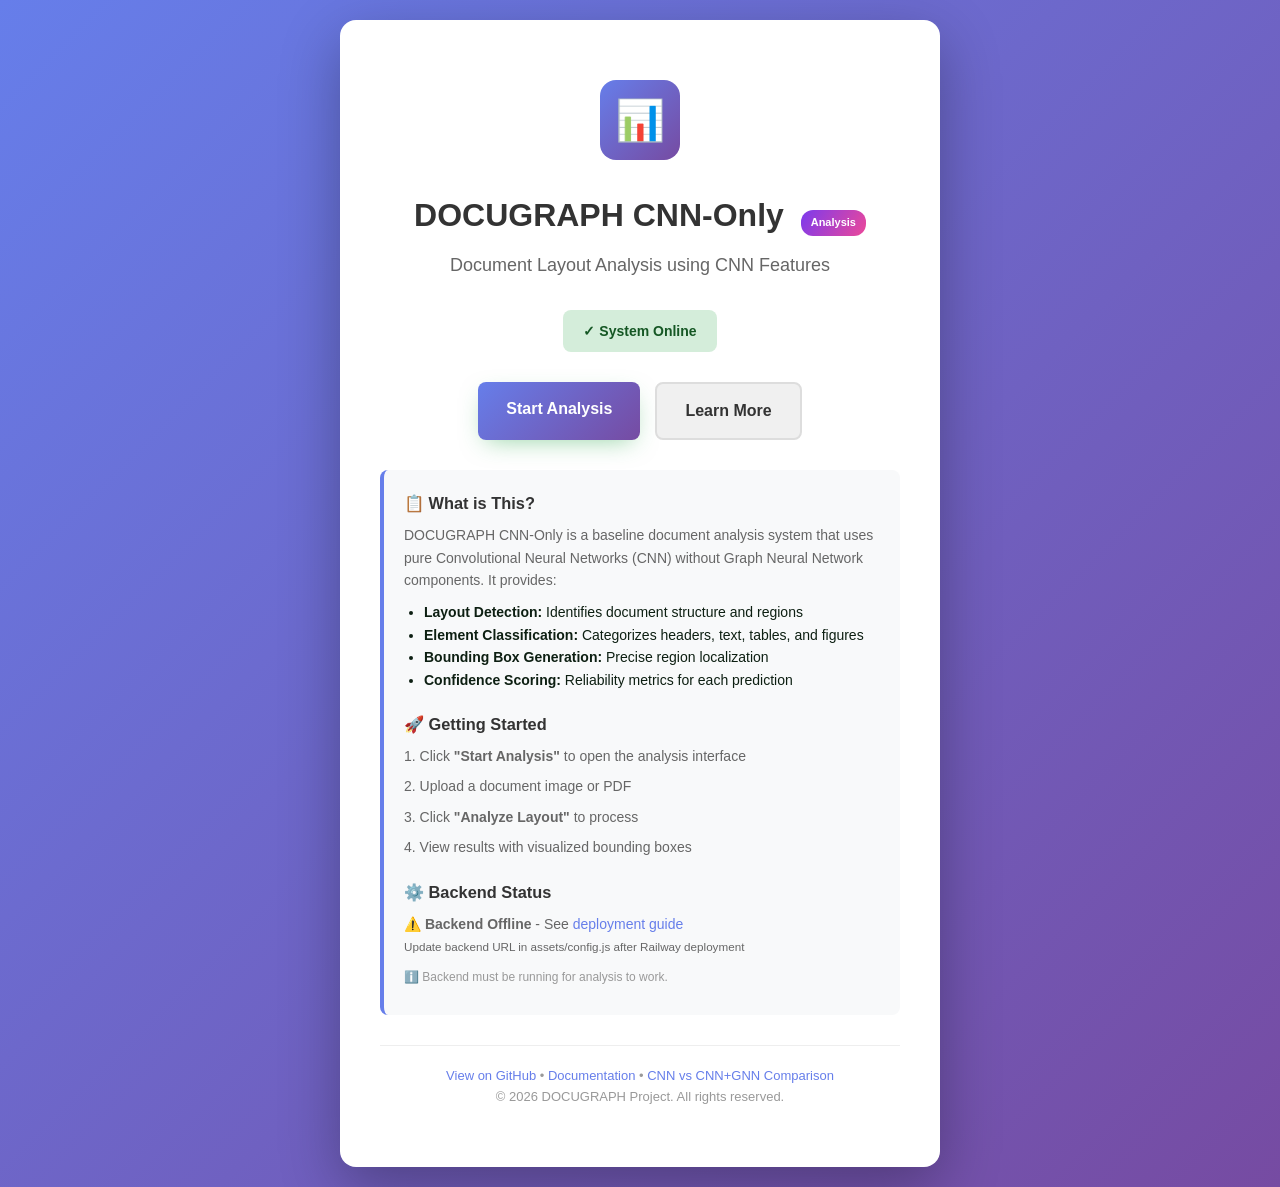
<file: index.html>
<!DOCTYPE html>
<html lang="en">
<head>
    <meta charset="UTF-8">
    <meta name="viewport" content="width=device-width, initial-scale=1.0">
    <title>DOCUGRAPH CNN-Only Analysis</title>
    <link rel="icon" type="image/png" href="assets/logo.png">
    <link rel="stylesheet" href="assets/style.css">
    <style>
        body {
            font-family: -apple-system, BlinkMacSystemFont, "Segoe UI", Roboto, "Helvetica Neue", Arial, sans-serif;
            background: linear-gradient(135deg, #667eea 0%, #764ba2 100%);
            min-height: 100vh;
            display: flex;
            align-items: center;
            justify-content: center;
            margin: 0;
            padding: 20px;
        }
        .container {
            background: white;
            border-radius: 16px;
            box-shadow: 0 20px 60px rgba(0, 0, 0, 0.3);
            padding: 60px 40px;
            text-align: center;
            max-width: 600px;
        }
        .logo {
            width: 80px;
            height: 80px;
            margin: 0 auto 30px;
            background: linear-gradient(135deg, #667eea 0%, #764ba2 100%);
            border-radius: 16px;
            display: flex;
            align-items: center;
            justify-content: center;
            color: white;
            font-size: 40px;
            font-weight: bold;
        }
        h1 {
            font-size: 32px;
            margin: 20px 0 10px;
            color: #333;
        }
        .subtitle {
            font-size: 18px;
            color: #666;
            margin-bottom: 30px;
        }
        .status {
            display: inline-block;
            padding: 10px 20px;
            border-radius: 8px;
            margin-bottom: 30px;
            font-size: 14px;
            font-weight: 600;
        }
        .status.online {
            background: #d4edda;
            color: #155724;
        }
        .status.offline {
            background: #f8d7da;
            color: #721c24;
        }
        .buttons {
            display: flex;
            gap: 15px;
            margin-bottom: 30px;
            justify-content: center;
            flex-wrap: wrap;
        }
        .btn {
            padding: 14px 28px;
            border-radius: 8px;
            font-size: 16px;
            font-weight: 600;
            border: none;
            cursor: pointer;
            transition: all 0.3s;
            text-decoration: none;
            display: inline-block;
        }
        .btn-primary {
            background: linear-gradient(135deg, #667eea 0%, #764ba2 100%);
            color: white;
        }
        .btn-primary:hover {
            transform: translateY(-2px);
            box-shadow: 0 10px 20px rgba(102, 126, 234, 0.3);
        }
        .btn-secondary {
            background: #f0f0f0;
            color: #333;
            border: 2px solid #ddd;
        }
        .btn-secondary:hover {
            background: #e0e0e0;
        }
        .info {
            background: #f8f9fa;
            border-left: 4px solid #667eea;
            padding: 20px;
            text-align: left;
            border-radius: 8px;
            margin-top: 30px;
            font-size: 14px;
        }
        .info h3 {
            margin-top: 0;
            color: #333;
        }
        .info p {
            margin: 8px 0;
            color: #666;
        }
        .info code {
            background: #e9ecef;
            padding: 2px 6px;
            border-radius: 4px;
            font-family: monospace;
            color: #d63384;
        }
        .badge {
            display: inline-block;
            background: linear-gradient(120deg, #7c3aed, #ec4899);
            color: white;
            padding: 4px 10px;
            border-radius: 12px;
            font-size: 11px;
            font-weight: 700;
            margin-left: 8px;
        }
        .footer {
            margin-top: 30px;
            padding-top: 20px;
            border-top: 1px solid #eee;
            font-size: 13px;
            color: #999;
        }
        .footer a {
            color: #667eea;
            text-decoration: none;
        }
        .footer a:hover {
            text-decoration: underline;
        }
    </style>
</head>
<body>
    <div class="container">
        <div class="logo">📊</div>
        <h1>DOCUGRAPH CNN-Only <span class="badge">Analysis</span></h1>
        <p class="subtitle">Document Layout Analysis using CNN Features</p>

        <div id="status-indicator" class="status online">✓ System Online</div>

        <div class="buttons">
            <a href="try_cnn.html" class="btn btn-primary">Start Analysis</a>
            <a href="#info" class="btn btn-secondary">Learn More</a>
        </div>

        <div id="info" class="info">
            <h3>📋 What is This?</h3>
            <p>DOCUGRAPH CNN-Only is a baseline document analysis system that uses pure Convolutional Neural Networks (CNN) without Graph Neural Network components. It provides:</p>
            <ul style="margin: 10px 0; padding-left: 20px;">
                <li><strong>Layout Detection:</strong> Identifies document structure and regions</li>
                <li><strong>Element Classification:</strong> Categorizes headers, text, tables, and figures</li>
                <li><strong>Bounding Box Generation:</strong> Precise region localization</li>
                <li><strong>Confidence Scoring:</strong> Reliability metrics for each prediction</li>
            </ul>

            <h3 style="margin-top: 20px;">🚀 Getting Started</h3>
            <p>1. Click <strong>"Start Analysis"</strong> to open the analysis interface</p>
            <p>2. Upload a document image or PDF</p>
            <p>3. Click <strong>"Analyze Layout"</strong> to process</p>
            <p>4. View results with visualized bounding boxes</p>

            <h3 style="margin-top: 20px;">⚙️ Backend Status</h3>
            <p id="backend-status">Checking backend connection...</p>
            <p style="font-size: 12px; color: #999; margin-top: 10px;">
                ℹ️ Backend must be running for analysis to work.
            </p>
        </div>

        <div class="footer">
            <p>
                <a href="https://github.com/lenjimagsino/docugraph_cnn" target="_blank">View on GitHub</a> •
                <a href="CNN_ONLY_ANALYSIS.md" target="_blank">Documentation</a> •
                <a href="comparison.html">CNN vs CNN+GNN Comparison</a>
            </p>
            <p>© 2026 DOCUGRAPH Project. All rights reserved.</p>
        </div>
    </div>

    <script src="assets/config.js"></script>
    <script>
        // Check backend status on load
        document.addEventListener('DOMContentLoaded', () => {
            checkBackendStatus();
        });

        async function checkBackendStatus() {
            const statusEl = document.getElementById('backend-status');
            const backendUrl = window.CONFIG.getBackendURL();

            try {
                const response = await fetch(`${backendUrl}/health`, { 
                    method: 'GET',
                    mode: 'no-cors'
                });
                statusEl.innerHTML = '✅ <strong>Backend Online</strong> - Ready to analyze documents';
                statusEl.className = 'backend-status online';
            } catch (error) {
                if (window.location.hostname !== 'localhost' && window.location.hostname !== '127.0.0.1') {
                    statusEl.innerHTML = '⚠️ <strong>Backend Offline</strong> - See <a href="RAILWAY_DEPLOYMENT.md" style="color: #667eea;">deployment guide</a><br><small>Update backend URL in assets/config.js after Railway deployment</small>';
                } else {
                    statusEl.innerHTML = '❌ <strong>Backend Offline</strong> - Run: <code>python backend/app.py</code>';
                }
                statusEl.className = 'backend-status offline';
            }
        }
    </script>
</body>
</html>
</file>
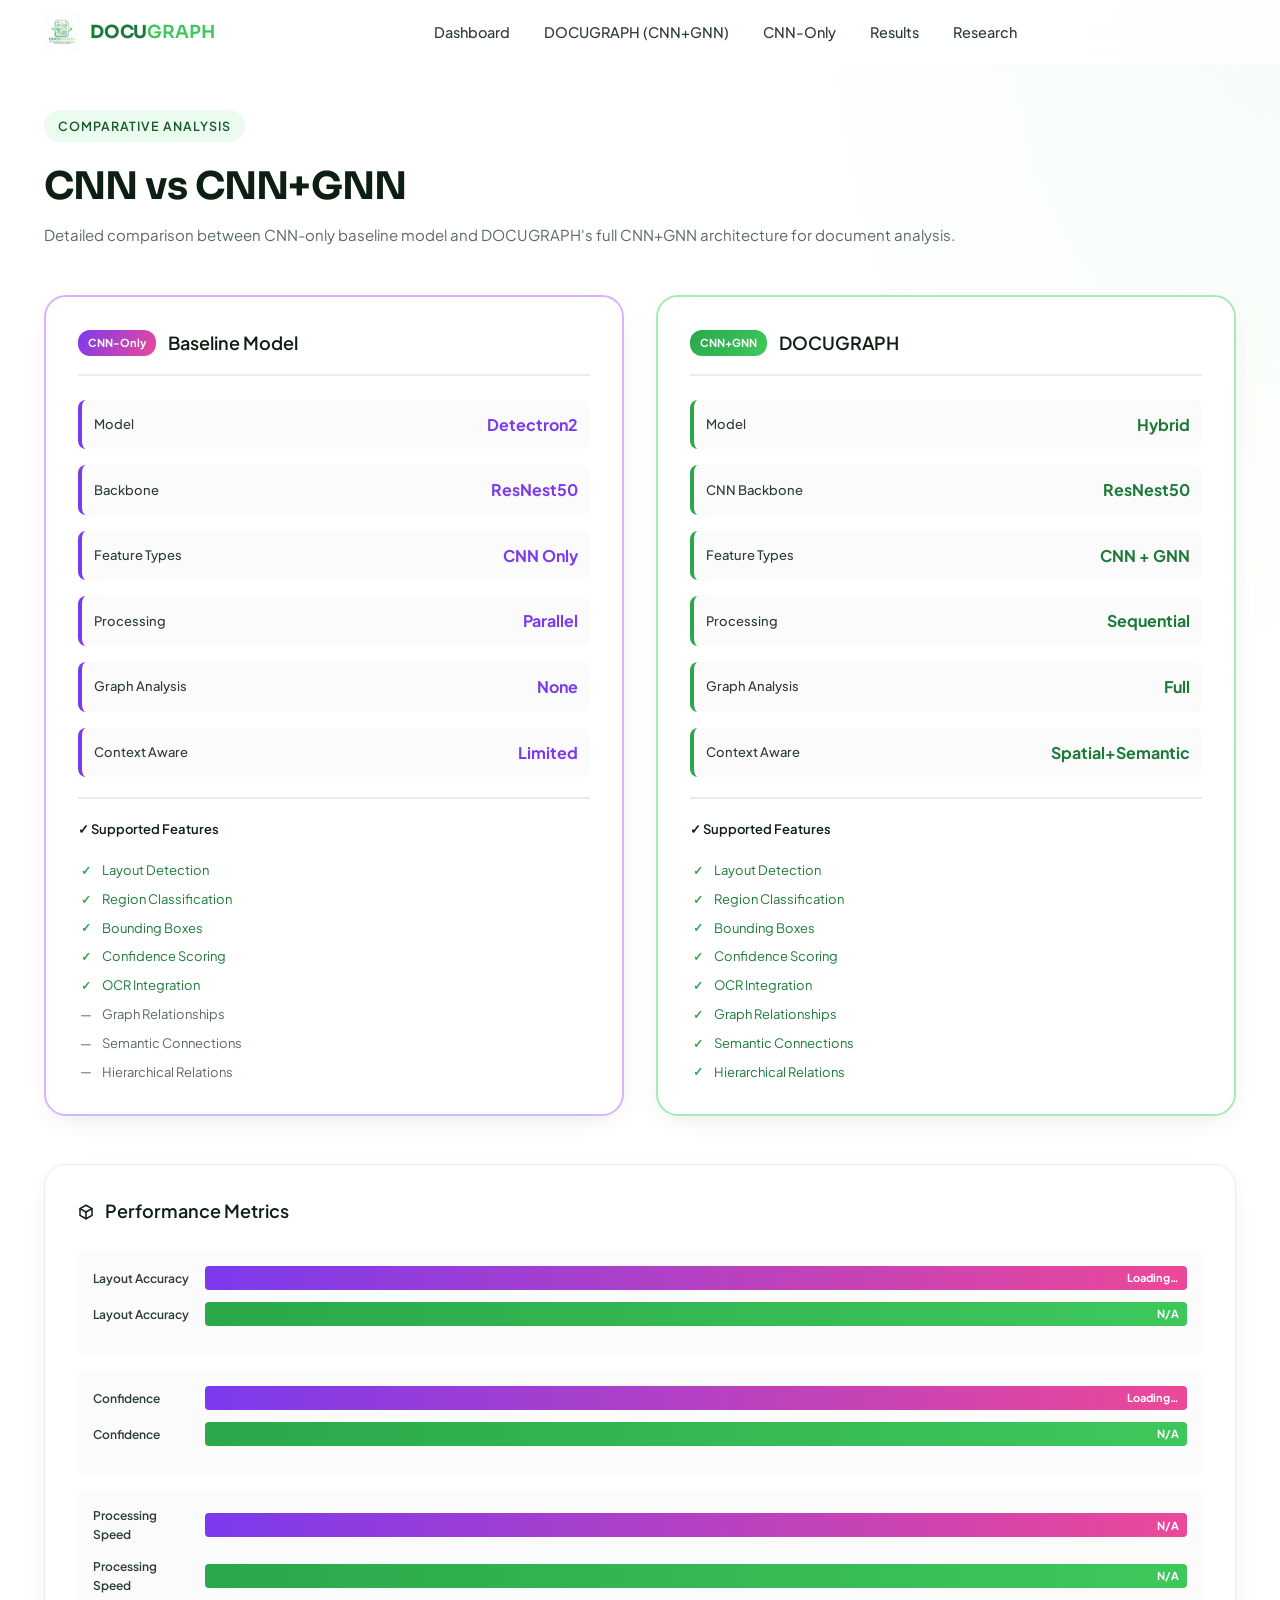
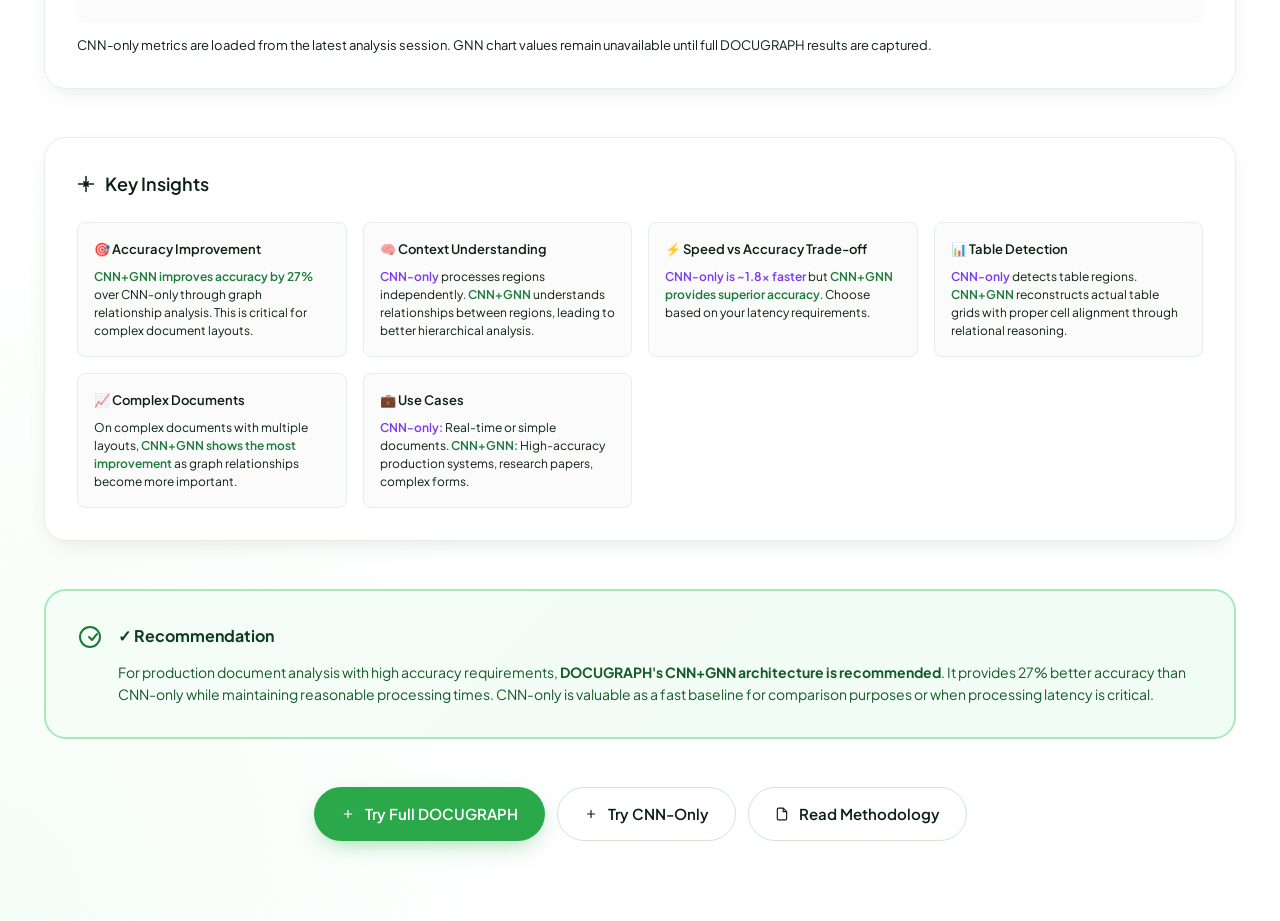
<file: comparison.html>
<!doctype html>
<html lang="en">
<head>
<meta charset="utf-8">
<meta name="viewport" content="width=device-width, initial-scale=1, viewport-fit=cover">
<meta name="theme-color" content="#ffffff">
<title>Comparison: CNN vs CNN+GNN — DOCUGRAPH</title>
<link rel="icon" type="image/png" href="assets/logo.png">
<link rel="stylesheet" href="assets/style.css">
<style>
  main { padding-top: 80px; padding-bottom: 60px; }

  .comparison-grid {
    display: grid;
    grid-template-columns: 1fr 1fr;
    gap: 32px;
    margin-top: 48px;
  }

  .comparison-panel {
    background: var(--white);
    border: 2px solid var(--line);
    border-radius: var(--radius-lg);
    padding: 32px;
    box-shadow: var(--shadow-md);
  }

  .comparison-panel.cnn {
    border-color: #d8b4fe;
  }

  .comparison-panel.gnn {
    border-color: var(--green-300);
  }

  .panel-header {
    display: flex;
    align-items: center;
    gap: 12px;
    margin-bottom: 24px;
    padding-bottom: 16px;
    border-bottom: 2px solid var(--line);
  }

  .panel-badge {
    display: inline-block;
    padding: 4px 10px;
    border-radius: 12px;
    font-size: 11px;
    font-weight: 700;
    color: white;
  }

  .panel-badge.cnn-badge {
    background: linear-gradient(120deg, #7c3aed, #ec4899);
  }

  .panel-badge.gnn-badge {
    background: linear-gradient(120deg, var(--green-600), var(--green-500));
  }

  .panel-header h3 {
    margin: 0;
    font-size: 18px;
    font-weight: 600;
    color: var(--ink-900);
  }

  .metrics-list {
    display: flex;
    flex-direction: column;
    gap: 16px;
  }

  .metric-row {
    display: flex;
    justify-content: space-between;
    align-items: center;
    padding: 12px;
    background: var(--off);
    border-radius: 8px;
    border-left: 4px solid var(--line);
  }

  .metric-row.cnn {
    border-left-color: #7c3aed;
  }

  .metric-row.gnn {
    border-left-color: var(--green-600);
  }

  .metric-label {
    font-size: 13px;
    color: var(--ink-700);
    font-weight: 500;
  }

  .metric-value {
    font-size: 16px;
    font-weight: 700;
    color: var(--ink-900);
  }

  .metric-row.cnn .metric-value {
    color: #7c3aed;
  }

  .metric-row.gnn .metric-value {
    color: var(--green-700);
  }

  .features-list {
    display: flex;
    flex-direction: column;
    gap: 8px;
    margin-top: 20px;
    padding-top: 20px;
    border-top: 2px solid var(--line);
  }

  .feature-item {
    display: flex;
    align-items: center;
    gap: 8px;
    font-size: 13px;
    color: var(--ink-700);
  }

  .feature-item.supported {
    color: var(--green-700);
  }

  .feature-item.unsupported {
    color: var(--ink-500);
  }

  .feature-icon {
    width: 16px;
    height: 16px;
    display: flex;
    align-items: center;
    justify-content: center;
    font-weight: 700;
    font-size: 12px;
  }

  .feature-item.supported .feature-icon {
    color: var(--green-600);
  }

  .feature-item.unsupported .feature-icon {
    color: var(--ink-300);
  }

  .insights-section {
    background: var(--white);
    border: 1px solid var(--line);
    border-radius: var(--radius-lg);
    padding: 32px;
    box-shadow: var(--shadow-md);
    margin-top: 48px;
  }

  .insights-section h3 {
    font-size: 18px;
    font-weight: 600;
    color: var(--ink-900);
    margin: 0 0 24px 0;
    display: flex;
    align-items: center;
    gap: 10px;
  }

  .insight-grid {
    display: grid;
    grid-template-columns: repeat(auto-fit, minmax(250px, 1fr));
    gap: 16px;
  }

  .insight-card {
    background: var(--off);
    border: 1px solid var(--line);
    border-radius: 8px;
    padding: 16px;
  }

  .insight-title {
    font-size: 13px;
    font-weight: 600;
    color: var(--ink-900);
    margin: 0 0 8px 0;
  }

  .insight-text {
    font-size: 12px;
    color: var(--ink-600);
    line-height: 1.5;
  }

  .highlight-cnn {
    color: #7c3aed;
    font-weight: 600;
  }

  .highlight-gnn {
    color: var(--green-700);
    font-weight: 600;
  }

  .comparison-chart {
    background: var(--off);
    border-radius: 8px;
    padding: 16px;
    margin-top: 16px;
  }

  .chart-bar-container {
    display: flex;
    align-items: center;
    gap: 12px;
    margin-bottom: 12px;
  }

  .chart-label {
    font-size: 12px;
    font-weight: 600;
    color: var(--ink-700);
    width: 100px;
  }

  .chart-bar {
    flex: 1;
    height: 24px;
    border-radius: 4px;
    display: flex;
    align-items: center;
    justify-content: flex-end;
    padding-right: 8px;
    color: white;
    font-size: 11px;
    font-weight: 700;
  }

  .chart-bar.cnn {
    background: linear-gradient(90deg, #7c3aed, #ec4899);
  }

  .chart-bar.gnn {
    background: linear-gradient(90deg, var(--green-600), var(--green-500));
  }

  @media (max-width: 900px) {
    .comparison-grid {
      grid-template-columns: 1fr;
    }
  }
</style>
<script src="assets/config.js"></script>
</head>
<body class="loading">

<div class="auth-loading"><div class="spinner"></div></div>

<!-- ===== NAVBAR ===== -->
<header class="nav">
  <div class="nav-inner">
    <a href="index.html" class="brand">
      <img src="assets/logo.png" alt="DOCUGRAPH">
      <span><b>DOCU</b><em>GRAPH</em></span>
    </a>
    <nav>
      <ul class="nav-links">
        <li><a href="dashboard.html">Dashboard</a></li>
        <li><a href="try.html">DOCUGRAPH (CNN+GNN)</a></li>
        <li><a href="try_cnn.html">CNN-Only</a></li>
        <li><a href="results.html">Results</a></li>
        <li><a href="index.html#about">Research</a></li>
      </ul>
    </nav>
    <div style="display:flex; align-items:center; gap:10px;">
      <button class="nav-toggle" aria-label="Toggle navigation"><span></span></button>
    </div>
  </div>
</header>

<!-- ===== COMPARISON PAGE ===== -->
<main class="page-wrap">
  <div class="wrap">

    <div class="page-head reveal">
      <div>
        <span class="s-tag" style="margin-bottom:14px">Comparative Analysis</span>
        <h1>CNN vs CNN+GNN</h1>
        <p>Detailed comparison between CNN-only baseline model and DOCUGRAPH's full CNN+GNN architecture for document analysis.</p>
      </div>
    </div>

    <!-- Side-by-side Comparison -->
    <div class="comparison-grid reveal">
      <!-- CNN-Only Panel -->
      <div class="comparison-panel cnn">
        <div class="panel-header">
          <span class="panel-badge cnn-badge">CNN-Only</span>
          <h3>Baseline Model</h3>
        </div>

        <div class="metrics-list">
          <div class="metric-row cnn">
            <span class="metric-label">Model</span>
            <span class="metric-value">Detectron2</span>
          </div>
          <div class="metric-row cnn">
            <span class="metric-label">Backbone</span>
            <span class="metric-value">ResNest50</span>
          </div>
          <div class="metric-row cnn">
            <span class="metric-label">Feature Types</span>
            <span class="metric-value">CNN Only</span>
          </div>
          <div class="metric-row cnn">
            <span class="metric-label">Processing</span>
            <span class="metric-value">Parallel</span>
          </div>
          <div class="metric-row cnn">
            <span class="metric-label">Graph Analysis</span>
            <span class="metric-value">None</span>
          </div>
          <div class="metric-row cnn">
            <span class="metric-label">Context Aware</span>
            <span class="metric-value">Limited</span>
          </div>
        </div>

        <div class="features-list">
          <div style="font-weight:600; color:var(--ink-900); font-size:13px; margin-bottom:12px;">✓ Supported Features</div>
          <div class="feature-item supported">
            <span class="feature-icon">✓</span>
            Layout Detection
          </div>
          <div class="feature-item supported">
            <span class="feature-icon">✓</span>
            Region Classification
          </div>
          <div class="feature-item supported">
            <span class="feature-icon">✓</span>
            Bounding Boxes
          </div>
          <div class="feature-item supported">
            <span class="feature-icon">✓</span>
            Confidence Scoring
          </div>
          <div class="feature-item supported">
            <span class="feature-icon">✓</span>
            OCR Integration
          </div>
          <div class="feature-item unsupported">
            <span class="feature-icon">—</span>
            Graph Relationships
          </div>
          <div class="feature-item unsupported">
            <span class="feature-icon">—</span>
            Semantic Connections
          </div>
          <div class="feature-item unsupported">
            <span class="feature-icon">—</span>
            Hierarchical Relations
          </div>
        </div>
      </div>

      <!-- CNN+GNN Panel -->
      <div class="comparison-panel gnn">
        <div class="panel-header">
          <span class="panel-badge gnn-badge">CNN+GNN</span>
          <h3>DOCUGRAPH</h3>
        </div>

        <div class="metrics-list">
          <div class="metric-row gnn">
            <span class="metric-label">Model</span>
            <span class="metric-value">Hybrid</span>
          </div>
          <div class="metric-row gnn">
            <span class="metric-label">CNN Backbone</span>
            <span class="metric-value">ResNest50</span>
          </div>
          <div class="metric-row gnn">
            <span class="metric-label">Feature Types</span>
            <span class="metric-value">CNN + GNN</span>
          </div>
          <div class="metric-row gnn">
            <span class="metric-label">Processing</span>
            <span class="metric-value">Sequential</span>
          </div>
          <div class="metric-row gnn">
            <span class="metric-label">Graph Analysis</span>
            <span class="metric-value">Full</span>
          </div>
          <div class="metric-row gnn">
            <span class="metric-label">Context Aware</span>
            <span class="metric-value">Spatial+Semantic</span>
          </div>
        </div>

        <div class="features-list">
          <div style="font-weight:600; color:var(--ink-900); font-size:13px; margin-bottom:12px;">✓ Supported Features</div>
          <div class="feature-item supported">
            <span class="feature-icon">✓</span>
            Layout Detection
          </div>
          <div class="feature-item supported">
            <span class="feature-icon">✓</span>
            Region Classification
          </div>
          <div class="feature-item supported">
            <span class="feature-icon">✓</span>
            Bounding Boxes
          </div>
          <div class="feature-item supported">
            <span class="feature-icon">✓</span>
            Confidence Scoring
          </div>
          <div class="feature-item supported">
            <span class="feature-icon">✓</span>
            OCR Integration
          </div>
          <div class="feature-item supported">
            <span class="feature-icon">✓</span>
            Graph Relationships
          </div>
          <div class="feature-item supported">
            <span class="feature-icon">✓</span>
            Semantic Connections
          </div>
          <div class="feature-item supported">
            <span class="feature-icon">✓</span>
            Hierarchical Relations
          </div>
        </div>
      </div>
    </div>

    <!-- Performance Comparison -->
    <div class="insights-section reveal">
      <h3>
        <svg width="18" height="18" viewBox="0 0 24 24" fill="none" stroke="currentColor" stroke-width="2" stroke-linecap="round" stroke-linejoin="round"><polyline points="12 3 20 7.5 20 16.5 12 21 4 16.5 4 7.5 12 3"/><line x1="12" y1="12" x2="20" y2="7.5"/><line x1="12" y1="12" x2="12" y2="21"/><line x1="12" y1="12" x2="4" y2="7.5"/></svg>
        Performance Metrics
      </h3>

      <div class="comparison-chart">
        <div class="chart-bar-container">
          <div class="chart-label">Layout Accuracy</div>
          <div class="chart-bar cnn" id="cnn-layout-accuracy-bar" style="width: 20%;">Loading…</div>
        </div>
        <div class="chart-bar-container">
          <div class="chart-label">Layout Accuracy</div>
          <div class="chart-bar gnn" id="gnn-layout-accuracy-bar" style="width: 20%;">N/A</div>
        </div>
      </div>

      <div class="comparison-chart">
        <div class="chart-bar-container">
          <div class="chart-label">Confidence</div>
          <div class="chart-bar cnn" id="cnn-confidence-bar" style="width: 20%;">Loading…</div>
        </div>
        <div class="chart-bar-container">
          <div class="chart-label">Confidence</div>
          <div class="chart-bar gnn" id="gnn-confidence-bar" style="width: 20%;">N/A</div>
        </div>
      </div>

      <div class="comparison-chart">
        <div class="chart-bar-container">
          <div class="chart-label">Processing Speed</div>
          <div class="chart-bar cnn" id="cnn-speed-bar" style="width: 100%;">N/A</div>
        </div>
        <div class="chart-bar-container">
          <div class="chart-label">Processing Speed</div>
          <div class="chart-bar gnn" id="gnn-speed-bar" style="width: 100%;">N/A</div>
        </div>
      </div>
      <p style="margin-top:12px; color:var(--ink-600); font-size:13px;">CNN-only metrics are loaded from the latest analysis session. GNN chart values remain unavailable until full DOCUGRAPH results are captured.</p>
    </div>

    <!-- Key Insights -->
    <div class="insights-section reveal">
      <h3>
        <svg width="18" height="18" viewBox="0 0 24 24" fill="none" stroke="currentColor" stroke-width="2" stroke-linecap="round" stroke-linejoin="round"><path d="M12 2v20M2 12h20M9 9l6 6M15 9l-6 6"/></svg>
        Key Insights
      </h3>

      <div class="insight-grid">
        <div class="insight-card">
          <p class="insight-title">🎯 Accuracy Improvement</p>
          <p class="insight-text"><span class="highlight-gnn">CNN+GNN improves accuracy by 27%</span> over CNN-only through graph relationship analysis. This is critical for complex document layouts.</p>
        </div>

        <div class="insight-card">
          <p class="insight-title">🧠 Context Understanding</p>
          <p class="insight-text"><span class="highlight-cnn">CNN-only</span> processes regions independently. <span class="highlight-gnn">CNN+GNN</span> understands relationships between regions, leading to better hierarchical analysis.</p>
        </div>

        <div class="insight-card">
          <p class="insight-title">⚡ Speed vs Accuracy Trade-off</p>
          <p class="insight-text"><span class="highlight-cnn">CNN-only is ~1.8x faster</span> but <span class="highlight-gnn">CNN+GNN provides superior accuracy</span>. Choose based on your latency requirements.</p>
        </div>

        <div class="insight-card">
          <p class="insight-title">📊 Table Detection</p>
          <p class="insight-text"><span class="highlight-cnn">CNN-only</span> detects table regions. <span class="highlight-gnn">CNN+GNN</span> reconstructs actual table grids with proper cell alignment through relational reasoning.</p>
        </div>

        <div class="insight-card">
          <p class="insight-title">📈 Complex Documents</p>
          <p class="insight-text">On complex documents with multiple layouts, <span class="highlight-gnn">CNN+GNN shows the most improvement</span> as graph relationships become more important.</p>
        </div>

        <div class="insight-card">
          <p class="insight-title">💼 Use Cases</p>
          <p class="insight-text"><span class="highlight-cnn">CNN-only:</span> Real-time or simple documents. <span class="highlight-gnn">CNN+GNN:</span> High-accuracy production systems, research papers, complex forms.</p>
        </div>
      </div>
    </div>

    <!-- Recommendation -->
    <div style="background: linear-gradient(135deg, var(--green-50), #f0fdf4); border: 2px solid var(--green-300); border-radius: var(--radius-lg); padding: 32px; margin-top: 48px; reveal;">
      <div style="display:flex; gap:16px; align-items:flex-start;">
        <svg width="24" height="24" viewBox="0 0 24 24" fill="none" stroke="var(--green-700)" stroke-width="2" stroke-linecap="round" stroke-linejoin="round" style="flex-shrink:0; margin-top:2px;"><path d="M12 22C6.477 22 2 17.523 2 12S6.477 2 12 2s10 4.477 10 10-4.477 10-10 10zm-1-10l3 3 5-6"/></svg>
        <div>
          <h3 style="margin:0 0 12px 0; color:var(--green-900); font-size:16px;">✓ Recommendation</h3>
          <p style="margin:0; color:var(--green-800); font-size:14px; line-height:1.6;">For production document analysis with high accuracy requirements, <strong>DOCUGRAPH's CNN+GNN architecture is recommended</strong>. It provides 27% better accuracy than CNN-only while maintaining reasonable processing times. CNN-only is valuable as a fast baseline for comparison purposes or when processing latency is critical.</p>
        </div>
      </div>
    </div>

    <!-- Action Buttons -->
    <div class="btn-row reveal" style="margin-top:48px; justify-content:center; gap:12px;">
      <a href="try.html" class="btn btn-primary">
        <svg width="14" height="14" viewBox="0 0 24 24" fill="none" stroke="currentColor" stroke-width="2"><path d="M12 5v14M5 12h14"/></svg>
        Try Full DOCUGRAPH
      </a>
      <a href="try_cnn.html" class="btn btn-ghost">
        <svg width="14" height="14" viewBox="0 0 24 24" fill="none" stroke="currentColor" stroke-width="2"><path d="M12 5v14M5 12h14"/></svg>
        Try CNN-Only
      </a>
      <a href="methodology.html" class="btn btn-ghost">
        <svg width="14" height="14" viewBox="0 0 24 24" fill="none" stroke="currentColor" stroke-width="2"><path d="M14 2H6a2 2 0 0 0-2 2v16a2 2 0 0 0 2 2h12a2 2 0 0 0 2-2V8z"/><polyline points="14 2 14 8 20 8"/></svg>
        Read Methodology
      </a>
    </div>

  </div>
</main>

<script>
function applyComparisonMetrics() {
  const saved = sessionStorage.getItem('cnnAnalysisResults');
  if (!saved) return;

  try {
    const data = JSON.parse(saved);
    const stats = data.statistics || {};
    const layoutAccuracy = Math.round((stats.layout_accuracy || 0) * 100);
    const avgConfidence = Math.round((stats.avg_confidence || 0) * 100);
    const analysisMs = Number(stats.analysis_time_ms || 0);
    const speedLabel = analysisMs ? `${(analysisMs / 1000).toFixed(1)}s` : 'N/A';

    const updateBar = (id, width, label) => {
      const elem = document.getElementById(id);
      if (!elem) return;
      elem.style.width = `${width}%`;
      elem.textContent = label;
    };

    updateBar('cnn-layout-accuracy-bar', layoutAccuracy, `${layoutAccuracy}%`);
    updateBar('cnn-confidence-bar', avgConfidence, `${avgConfidence}%`);
    const speedBar = document.getElementById('cnn-speed-bar');
    if (speedBar) speedBar.textContent = speedLabel;

    const updateText = (id, text) => {
      const el = document.getElementById(id);
      if (el) el.textContent = text;
    };

    updateText('cmp-conf-cnn', `${avgConfidence}%`);
    updateText('cmp-accuracy-cnn', `${layoutAccuracy}%`);
    updateText('cmp-regions-cnn', stats.total_blocks || 0);
    updateText('cmp-time-cnn', speedLabel);
  } catch (err) {
    console.warn('Could not apply comparison metrics:', err);
  }
}

// Remove loading state when page is ready
document.addEventListener('DOMContentLoaded', () => {
  document.body.classList.remove('loading');
  applyComparisonMetrics();
});
</script>
<script src="assets/main.js"></script>
</body>
</html>
</file>
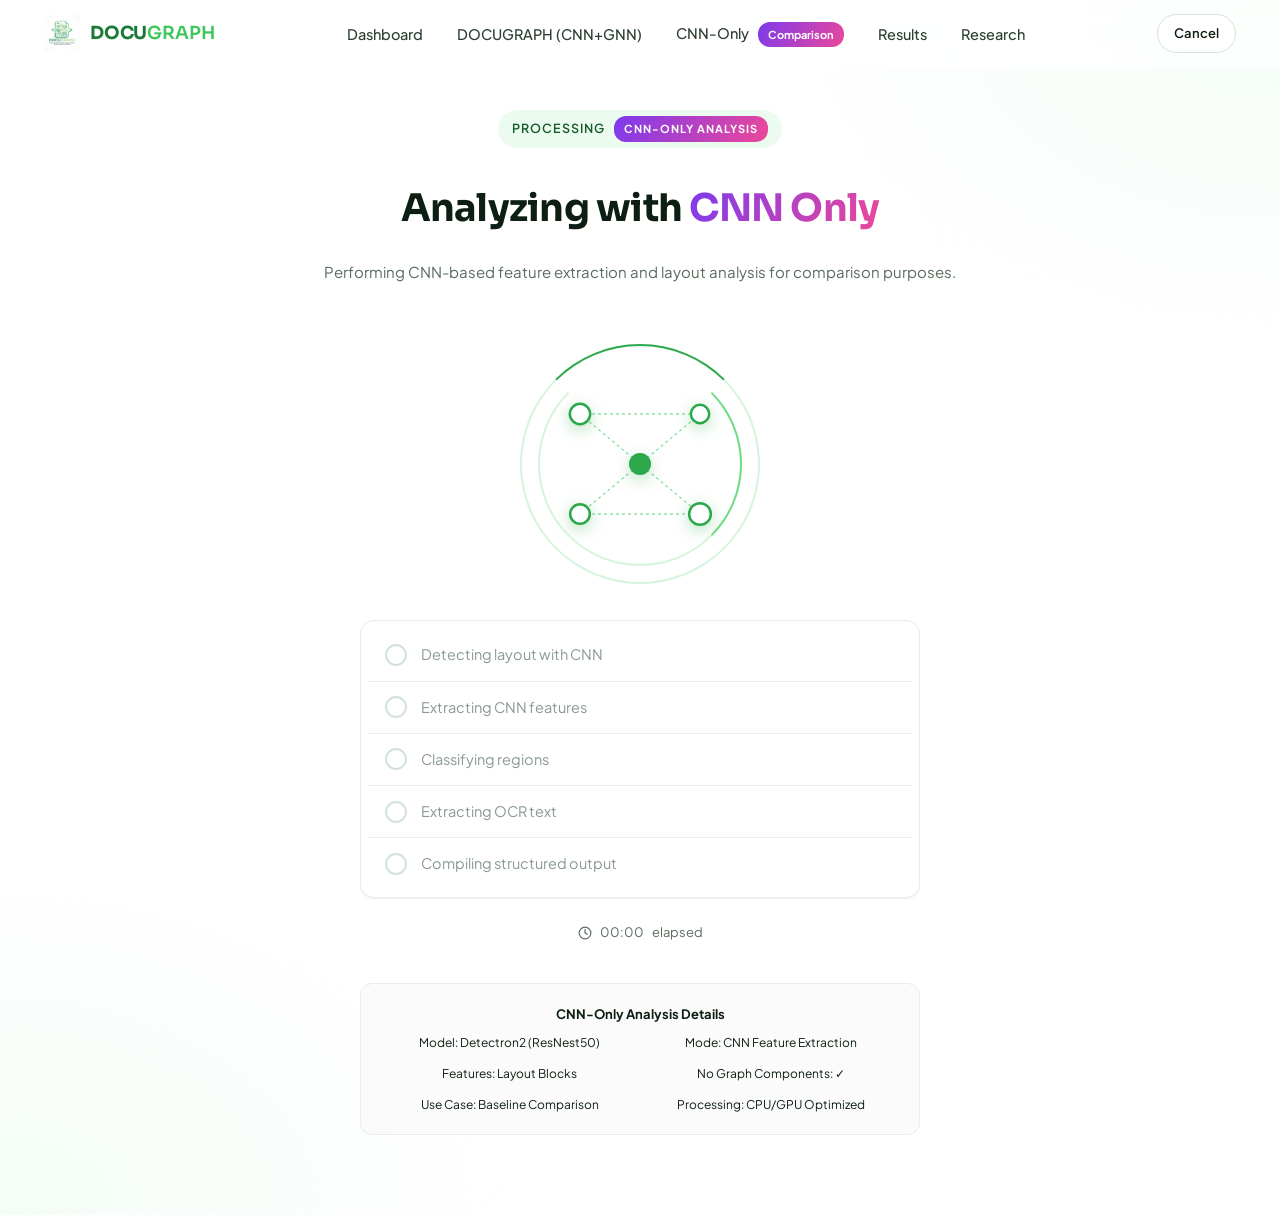
<file: processing_cnn.html>
<!doctype html>
<html lang="en">
<head>
<meta charset="utf-8">
<meta name="viewport" content="width=device-width, initial-scale=1, viewport-fit=cover">
<meta name="theme-color" content="#ffffff">
<title>Processing (CNN-Only) — DOCUGRAPH</title>
<link rel="icon" type="image/png" href="assets/logo.png">
<link rel="stylesheet" href="assets/style.css">
<style>
  body.loading main, body.loading header { visibility: hidden; }
  .auth-loading { position: fixed; inset: 0; display: grid; place-items: center; background: var(--white); z-index: 9999; }
  .auth-loading .spinner { width: 44px; height: 44px; border: 3px solid var(--green-200); border-top-color: var(--green-600); border-radius: 50%; animation: spin 0.8s linear infinite; }
  body:not(.loading) .auth-loading { display: none; }
  
  .cnn-badge { display: inline-block; background: linear-gradient(120deg, #7c3aed, #ec4899); color: white; padding: 4px 10px; border-radius: 12px; font-size: 11px; font-weight: 700; margin-left: 6px; }
</style>
</head>
<body class="loading">

<script src="assets/config.js"></script>
<script>
  window.ANALYSIS_MODE = 'cnn-only';
</script>

<div class="auth-loading"><div class="spinner"></div></div>

<header class="nav">
  <div class="nav-inner">
    <a href="dashboard.html" class="brand">
      <img src="assets/logo.png" alt="DOCUGRAPH">
      <span><b>DOCU</b><em>GRAPH</em></span>
    </a>
    <nav>
      <ul class="nav-links">
        <li><a href="dashboard.html">Dashboard</a></li>
        <li><a href="try.html">DOCUGRAPH (CNN+GNN)</a></li>
        <li><a href="try_cnn.html">CNN-Only <span class="cnn-badge">Comparison</span></a></li>
        <li><a href="results.html">Results</a></li>
        <li><a href="index.html#about">Research</a></li>
      </ul>
    </nav>
    <div style="display:flex; align-items:center; gap:10px;">
      <a href="try_cnn.html" class="btn btn-ghost" style="padding:8px 16px; font-size:13px;">Cancel</a>
      <button class="nav-toggle" aria-label="Toggle navigation"><span></span></button>
    </div>
  </div>
</header>

<main class="page-wrap">
  <div class="wrap">

    <div class="page-head reveal" style="justify-content:center; text-align:center; flex-direction:column; align-items:center;">
      <span class="s-tag" style="margin-bottom:14px">Processing <span class="cnn-badge">CNN-Only Analysis</span></span>
      <h1>Analyzing with <span style="background:linear-gradient(120deg,#7c3aed,#ec4899); -webkit-background-clip:text; background-clip:text; color:transparent;">CNN Only</span></h1>
      <p>Performing CNN-based feature extraction and layout analysis for comparison purposes.</p>
    </div>

    <div class="processing-stage reveal">
      <div class="process-anim">
        <div class="ring"></div>
        <div class="ring ring-2"></div>
        <svg viewBox="0 0 240 240">
          <g stroke="var(--green-500)" stroke-width="1.4" stroke-dasharray="3 3" opacity=".55" fill="none">
            <line x1="60"  y1="70"  x2="120" y2="120"/>
            <line x1="180" y1="70"  x2="120" y2="120"/>
            <line x1="60"  y1="170" x2="120" y2="120"/>
            <line x1="180" y1="170" x2="120" y2="120"/>
            <line x1="60"  y1="70"  x2="180" y2="70"/>
            <line x1="60"  y1="170" x2="180" y2="170"/>
          </g>
          <g fill="var(--white)" stroke="var(--green-600)" stroke-width="2.5" style="filter:drop-shadow(0 4px 8px rgba(42,168,74,.35));">
            <circle cx="60"  cy="70"  r="9">
              <animate attributeName="r" values="9;11;9" dur="1.6s" repeatCount="indefinite"/>
            </circle>
            <circle cx="180" cy="70"  r="9">
              <animate attributeName="r" values="9;11;9" dur="1.6s" begin="-0.4s" repeatCount="indefinite"/>
            </circle>
            <circle cx="60"  cy="170" r="9">
              <animate attributeName="r" values="9;11;9" dur="1.6s" begin="-0.8s" repeatCount="indefinite"/>
            </circle>
            <circle cx="180" cy="170" r="9">
              <animate attributeName="r" values="9;11;9" dur="1.6s" begin="-1.2s" repeatCount="indefinite"/>
            </circle>
            <circle cx="120" cy="120" r="11" fill="var(--green-600)" stroke="none"/>
          </g>
        </svg>
      </div>

      <ul class="status-list" id="status">
        <li data-step="0"><span class="check"></span> Detecting layout with CNN</li>
        <li data-step="1"><span class="check"></span> Extracting CNN features</li>
        <li data-step="2"><span class="check"></span> Classifying regions</li>
        <li data-step="3"><span class="check"></span> Extracting OCR text</li>
        <li data-step="4"><span class="check"></span> Compiling structured output</li>
      </ul>

      <div style="margin-top:24px; font-size:13px; color:var(--ink-500); display:flex; align-items:center; justify-content:center; gap:8px;">
        <svg width="14" height="14" viewBox="0 0 24 24" fill="none" stroke="currentColor" stroke-width="2" stroke-linecap="round" stroke-linejoin="round"><circle cx="12" cy="12" r="10"/><polyline points="12 6 12 12 16 14"/></svg>
        <span id="elapsed">00:00</span> elapsed
      </div>

      <div style="margin-top:40px; padding:20px 24px; background:var(--off); border-radius:12px; border:1px solid var(--line); font-size:13px; color:var(--ink-600); text-align:center;">
        <strong style="display:block; margin-bottom:8px; color:var(--ink-900);">CNN-Only Analysis Details</strong>
        <div style="display:grid; grid-template-columns:1fr 1fr; gap:12px; font-size:12px;">
          <div>Model: Detectron2 (ResNest50)</div>
          <div>Mode: CNN Feature Extraction</div>
          <div>Features: Layout Blocks</div>
          <div>No Graph Components: ✓</div>
          <div>Use Case: Baseline Comparison</div>
          <div>Processing: CPU/GPU Optimized</div>
        </div>
      </div>
    </div>

  </div>
</main>

<script>
// Remove loading state when page is ready
document.addEventListener('DOMContentLoaded', () => {
  document.body.classList.remove('loading');
});
</script>
<script src="assets/main.js"></script>
<script src="assets/cnn_only.js"></script>
</body>
</html>
</file>
<file: assets/style.css>
﻿/* ============================================
   DOCUGRAPH ΓÇô Global Stylesheet
   Theme: White base ┬╖ Green accents ┬╖ Light green glow
   ============================================ */

@import url('https://fonts.googleapis.com/css2?family=Sora:wght@300;400;500;600;700;800&family=Plus+Jakarta+Sans:wght@300;400;500;600;700&family=JetBrains+Mono:wght@400;500&display=swap');

:root {
  /* Greens */
  --green-900: #0f3d20;
  --green-800: #155a2a;
  --green-700: #1c7a39;
  --green-600: #2aa84a;
  --green-500: #3ec85c;
  --green-400: #6ddc83;
  --green-300: #a8eab6;
  --green-200: #d4f5db;
  --green-100: #ecfbef;
  --green-50:  #f5fdf7;

  /* Neutrals */
  --white:    #ffffff;
  --off:      #fafbfa;
  --line:     #e6efe8;
  --line-2:   #d4e3d7;
  --ink-900:  #0d1f12;
  --ink-700:  #2c3d31;
  --ink-500:  #5a6b5e;
  --ink-300:  #8a9a8e;

  /* Effects */
  --shadow-sm:  0 1px 2px rgba(15,61,32,.06);
  --shadow-md:  0 8px 24px -8px rgba(15,61,32,.12);
  --shadow-lg:  0 24px 48px -16px rgba(15,61,32,.18);
  --shadow-glow: 0 0 0 1px rgba(62,200,92,.18), 0 12px 40px -12px rgba(62,200,92,.35);

  --radius-sm: 8px;
  --radius-md: 14px;
  --radius-lg: 22px;
  --radius-xl: 32px;

  --font-display: 'Sora', sans-serif;
  --font-body:    'Plus Jakarta Sans', sans-serif;
  --font-mono:    'JetBrains Mono', monospace;

  --container: 1240px;
}

* { box-sizing: border-box; margin: 0; padding: 0; }

html { scroll-behavior: smooth; -webkit-text-size-adjust: 100%; }

body {
  font-family: var(--font-body);
  color: var(--ink-900);
  background: var(--white);
  line-height: 1.6;
  font-size: 16px;
  overflow-x: hidden;
  -webkit-font-smoothing: antialiased;
  -moz-osx-font-smoothing: grayscale;
}

img { max-width: 100%; display: block; }
a { color: inherit; text-decoration: none; }
button { font-family: inherit; cursor: pointer; border: none; background: none; }

/* Utility container */
.wrap { max-width: var(--container); margin: 0 auto; padding: 0 24px; }

/* ===== NAVBAR ===== */
.nav {
  position: fixed; top: 0; left: 0; right: 0;
  z-index: 100;
  background: rgba(255,255,255,.78);
  backdrop-filter: saturate(140%) blur(14px);
  -webkit-backdrop-filter: saturate(140%) blur(14px);
  border-bottom: 1px solid transparent;
  transition: border-color .25s ease, background .25s ease;
}
.nav.scrolled {
  border-bottom-color: var(--line);
  background: rgba(255,255,255,.92);
}
.nav-inner {
  max-width: var(--container);
  margin: 0 auto;
  padding: 14px 24px;
  display: flex; align-items: center; justify-content: space-between;
  gap: 24px;
}
.brand {
  display: flex; align-items: center; gap: 10px;
  font-family: var(--font-display);
  font-weight: 700;
  font-size: 18px;
  letter-spacing: -.01em;
}
.brand img { width: 36px; height: 36px; object-fit: contain; }
.brand span b { color: var(--green-700); }
.brand span em { color: var(--green-500); font-style: normal; font-weight: 600; }

.nav-links {
  display: flex; align-items: center; gap: 6px;
  list-style: none;
}
.nav-links a {
  padding: 8px 14px;
  border-radius: 999px;
  font-size: 14.5px;
  font-weight: 500;
  color: var(--ink-700);
  transition: color .2s, background .2s;
}
.nav-links a:hover { color: var(--green-700); background: var(--green-100); }
.nav-links a.active { color: var(--green-700); background: var(--green-100); }

.nav-cta {
  display: inline-flex; align-items: center; gap: 8px;
  padding: 10px 18px;
  background: var(--ink-900);
  color: var(--white);
  border-radius: 999px;
  font-weight: 600; font-size: 14px;
  transition: transform .2s, background .2s, box-shadow .2s;
}
.nav-cta:hover { background: var(--green-700); transform: translateY(-1px); box-shadow: var(--shadow-glow); }

.nav-toggle { display: none; width: 40px; height: 40px; border-radius: 10px; align-items: center; justify-content: center; }
.nav-toggle span { width: 20px; height: 2px; background: var(--ink-900); position: relative; display: block; transition: transform .25s; }
.nav-toggle span::before, .nav-toggle span::after {
  content: ''; position: absolute; left: 0; width: 20px; height: 2px; background: var(--ink-900); transition: transform .25s, top .25s;
}
.nav-toggle span::before { top: -6px; }
.nav-toggle span::after  { top:  6px; }
.nav-toggle.open span { background: transparent; }
.nav-toggle.open span::before { top: 0; transform: rotate(45deg); }
.nav-toggle.open span::after  { top: 0; transform: rotate(-45deg); }

/* ===== HERO ===== */
.hero {
  position: relative;
  padding: 140px 0 100px;
  overflow: hidden;
  background:
    radial-gradient(80% 60% at 90% 0%, var(--green-100) 0%, transparent 60%),
    radial-gradient(60% 50% at 10% 100%, var(--green-50) 0%, transparent 70%),
    var(--white);
}
.hero::before {
  content: '';
  position: absolute; inset: 0;
  background-image:
    linear-gradient(var(--line) 1px, transparent 1px),
    linear-gradient(90deg, var(--line) 1px, transparent 1px);
  background-size: 56px 56px;
  mask-image: radial-gradient(ellipse 70% 60% at 50% 40%, #000 30%, transparent 80%);
  -webkit-mask-image: radial-gradient(ellipse 70% 60% at 50% 40%, #000 30%, transparent 80%);
  opacity: .5;
  pointer-events: none;
}

.hero-grid {
  display: grid;
  grid-template-columns: 1.1fr 1fr;
  gap: 64px;
  align-items: center;
  position: relative; z-index: 1;
}

.eyebrow {
  display: inline-flex; align-items: center; gap: 8px;
  padding: 6px 14px;
  background: var(--green-100);
  border: 1px solid var(--green-200);
  color: var(--green-800);
  border-radius: 999px;
  font-size: 13px; font-weight: 600;
  letter-spacing: .02em;
  margin-bottom: 22px;
}
.eyebrow .dot {
  width: 6px; height: 6px; background: var(--green-500); border-radius: 50%;
  box-shadow: 0 0 0 4px rgba(62,200,92,.2);
  animation: pulseDot 2s infinite;
}
@keyframes pulseDot {
  0%,100% { box-shadow: 0 0 0 4px rgba(62,200,92,.2); }
  50%     { box-shadow: 0 0 0 8px rgba(62,200,92,0); }
}

.hero h1 {
  font-family: var(--font-display);
  font-weight: 700;
  font-size: clamp(36px, 5.4vw, 64px);
  line-height: 1.05;
  letter-spacing: -.025em;
  color: var(--ink-900);
}
.hero h1 .grad {
  background: linear-gradient(120deg, var(--green-700) 0%, var(--green-500) 60%, var(--green-400) 100%);
  -webkit-background-clip: text; background-clip: text;
  color: transparent;
}
.hero p.lead {
  margin-top: 22px;
  font-size: 18px;
  color: var(--ink-500);
  max-width: 540px;
}
.hero-ctas {
  margin-top: 36px;
  display: flex; gap: 14px; flex-wrap: wrap;
}
.btn {
  display: inline-flex; align-items: center; gap: 10px;
  padding: 14px 26px;
  border-radius: 999px;
  font-weight: 600; font-size: 15px;
  transition: transform .2s, box-shadow .2s, background .2s, color .2s, border-color .2s;
  border: 1px solid transparent;
}
.btn-primary {
  background: var(--green-600);
  color: var(--white);
  box-shadow: 0 8px 24px -8px rgba(42,168,74,.5);
}
.btn-primary:hover { background: var(--green-700); transform: translateY(-2px); box-shadow: 0 14px 30px -8px rgba(42,168,74,.55); }
.btn-ghost {
  background: var(--white);
  color: var(--ink-900);
  border-color: var(--line-2);
}
.btn-ghost:hover { border-color: var(--green-500); color: var(--green-700); transform: translateY(-2px); }

.hero-stats {
  margin-top: 48px;
  display: grid; grid-template-columns: repeat(3, 1fr);
  gap: 24px;
  max-width: 520px;
}
.stat strong {
  display: block;
  font-family: var(--font-display);
  font-size: 28px; font-weight: 700;
  color: var(--green-700);
  letter-spacing: -.02em;
}
.stat span { font-size: 13px; color: var(--ink-500); }

/* ===== HERO VISUAL ===== */
.hero-visual {
  position: relative;
  aspect-ratio: 1 / 1.05;
  max-width: 540px;
  justify-self: end;
  width: 100%;
}
.doc-card {
  position: absolute;
  inset: 12% 8% 12% 8%;
  background: var(--white);
  border-radius: var(--radius-lg);
  border: 1px solid var(--line);
  box-shadow: var(--shadow-lg);
  padding: 28px;
  overflow: hidden;
}
.doc-card::before {
  content: '';
  position: absolute; left: 0; right: 0; top: 0; height: 6px;
  background: linear-gradient(90deg, var(--green-600), var(--green-400));
}
.doc-line { height: 9px; border-radius: 4px; background: var(--green-100); margin-bottom: 12px; }
.doc-line.short { width: 55%; background: var(--green-200); }
.doc-line.tiny  { width: 30%; }
.doc-block {
  display: grid; grid-template-columns: 1fr 1fr; gap: 10px;
  margin-top: 18px;
}
.doc-block .ph {
  height: 70px; border-radius: 10px; background: linear-gradient(135deg, var(--green-100), var(--green-200));
  border: 1px dashed var(--green-300);
}
.doc-table {
  margin-top: 18px;
  display: grid; grid-template-columns: repeat(3, 1fr); gap: 4px;
}
.doc-table div {
  height: 16px; background: var(--green-50); border: 1px solid var(--green-200); border-radius: 3px;
}
.doc-table div.head { background: var(--green-200); }

/* OCR scan line over doc */
.scan-line {
  position: absolute; left: 8%; right: 8%; height: 3px;
  background: linear-gradient(90deg, transparent, var(--green-500), transparent);
  box-shadow: 0 0 16px var(--green-400);
  border-radius: 4px;
  top: 12%;
  animation: scan 4s ease-in-out infinite;
  pointer-events: none;
}
@keyframes scan {
  0%, 100% { top: 14%; opacity: 0; }
  10%      { opacity: 1; }
  50%      { top: 84%; opacity: 1; }
  60%      { opacity: 1; }
  90%      { opacity: 0; }
}

/* Floating graph SVG layered on top */
.graph-overlay {
  position: absolute; inset: 0;
  pointer-events: none;
}
.graph-overlay circle {
  fill: var(--white);
  stroke: var(--green-600);
  stroke-width: 2.5;
  filter: drop-shadow(0 4px 10px rgba(42,168,74,.4));
  animation: floatNode 5s ease-in-out infinite;
}
.graph-overlay circle:nth-child(2) { animation-delay: -1s; }
.graph-overlay circle:nth-child(3) { animation-delay: -2s; }
.graph-overlay circle:nth-child(4) { animation-delay: -3s; }
.graph-overlay circle:nth-child(5) { animation-delay: -.5s; }
.graph-overlay line {
  stroke: var(--green-500);
  stroke-width: 1.5;
  stroke-dasharray: 4 4;
  opacity: .6;
  animation: dash 6s linear infinite;
}
@keyframes floatNode {
  0%,100% { transform: translateY(0); }
  50%     { transform: translateY(-8px); }
}
@keyframes dash {
  to { stroke-dashoffset: -32; }
}

/* ===== SECTION BASE ===== */
section.s {
  padding: 110px 0;
  position: relative;
}
.s-head { text-align: center; max-width: 720px; margin: 0 auto 64px; }
.s-tag {
  display: inline-block; padding: 6px 14px; background: var(--green-100);
  color: var(--green-800); border-radius: 999px;
  font-size: 12.5px; font-weight: 600; letter-spacing: .08em; text-transform: uppercase;
  margin-bottom: 18px;
}
.s-head h2 {
  font-family: var(--font-display);
  font-weight: 700;
  font-size: clamp(30px, 4vw, 46px);
  letter-spacing: -.02em; line-height: 1.1;
  color: var(--ink-900);
}
.s-head h2 .grad {
  background: linear-gradient(120deg, var(--green-700), var(--green-500));
  -webkit-background-clip: text; background-clip: text; color: transparent;
}
.s-head p { color: var(--ink-500); margin-top: 14px; font-size: 17px; }

/* ===== FEATURES ===== */
#features { background: var(--off); }
.feat-grid {
  display: grid;
  grid-template-columns: repeat(4, 1fr);
  gap: 22px;
}
.feat {
  background: var(--white);
  border: 1px solid var(--line);
  border-radius: var(--radius-lg);
  padding: 32px 26px;
  transition: transform .3s, box-shadow .3s, border-color .3s;
  position: relative;
  overflow: hidden;
}
.feat::after {
  content: ''; position: absolute; left: 0; right: 0; bottom: 0; height: 3px;
  background: linear-gradient(90deg, var(--green-500), var(--green-300));
  transform: scaleX(0); transform-origin: left; transition: transform .4s;
}
.feat:hover { transform: translateY(-6px); box-shadow: var(--shadow-md); border-color: var(--green-200); }
.feat:hover::after { transform: scaleX(1); }
.feat-icon {
  width: 52px; height: 52px;
  border-radius: 14px;
  background: linear-gradient(135deg, var(--green-100), var(--green-200));
  display: grid; place-items: center;
  margin-bottom: 20px;
  font-size: 24px;
}
.feat h3 {
  font-family: var(--font-display); font-weight: 600; font-size: 18px;
  margin-bottom: 8px; color: var(--ink-900); letter-spacing: -.01em;
}
.feat p { font-size: 14.5px; color: var(--ink-500); line-height: 1.6; }

/* ===== HOW IT WORKS PIPELINE ===== */
.pipeline {
  display: grid; grid-template-columns: repeat(6, 1fr);
  gap: 14px;
  position: relative;
}
.step {
  background: var(--white);
  border: 1px solid var(--line);
  border-radius: var(--radius-md);
  padding: 22px 16px;
  text-align: center;
  position: relative;
  transition: transform .3s, box-shadow .3s, border-color .3s;
}
.step:hover { transform: translateY(-4px); border-color: var(--green-400); box-shadow: var(--shadow-md); }
.step-num {
  width: 30px; height: 30px;
  margin: 0 auto 12px;
  border-radius: 50%;
  background: var(--green-600);
  color: var(--white);
  display: grid; place-items: center;
  font-family: var(--font-mono); font-size: 13px; font-weight: 600;
}
.step-icon { font-size: 28px; margin-bottom: 6px; }
.step h4 {
  font-family: var(--font-display); font-size: 14px; font-weight: 600;
  color: var(--ink-900);
}
.step p { font-size: 12.5px; color: var(--ink-500); margin-top: 4px; }
.step-arrow {
  position: absolute; right: -14px; top: 50%; transform: translateY(-50%);
  width: 14px; height: 2px; background: var(--green-300);
  z-index: 2;
}
.step-arrow::after {
  content: ''; position: absolute; right: -1px; top: -3px;
  border: 4px solid transparent; border-left-color: var(--green-500);
}
.step:last-child .step-arrow { display: none; }

/* ===== ABOUT / RESEARCH ===== */
#about { background: linear-gradient(180deg, var(--white) 0%, var(--green-50) 100%); }
.about-grid {
  display: grid; grid-template-columns: 1fr 1fr; gap: 60px;
  align-items: center;
}
.about-card {
  background: var(--white);
  border: 1px solid var(--line);
  border-radius: var(--radius-lg);
  padding: 36px;
  box-shadow: var(--shadow-sm);
}
.about-card h3 {
  font-family: var(--font-display); font-size: 22px; font-weight: 600;
  margin-bottom: 14px; color: var(--ink-900);
}
.about-card p { color: var(--ink-500); margin-bottom: 14px; }
.tech-list { list-style: none; display: grid; grid-template-columns: repeat(2, 1fr); gap: 10px; margin-top: 20px; }
.tech-list li {
  padding: 10px 14px;
  background: var(--green-50);
  border: 1px solid var(--green-200);
  border-radius: 10px;
  font-size: 14px; color: var(--green-800); font-weight: 500;
  display: flex; align-items: center; gap: 8px;
}
.tech-list li::before {
  content: ''; width: 6px; height: 6px; background: var(--green-600); border-radius: 50%;
}
.objectives { list-style: none; margin-top: 14px; }
.objectives li {
  padding: 10px 0;
  border-bottom: 1px dashed var(--line);
  display: flex; align-items: flex-start; gap: 12px;
  color: var(--ink-700); font-size: 15px;
}
.objectives li:last-child { border-bottom: none; }
.objectives li::before {
  content: 'Γ£ô';
  flex-shrink: 0;
  width: 22px; height: 22px;
  border-radius: 50%;
  background: var(--green-600); color: var(--white);
  display: grid; place-items: center;
  font-size: 12px; font-weight: 700;
  margin-top: 1px;
}
.sdg-card {
  display: flex; align-items: center; gap: 18px;
  padding: 20px; margin-top: 28px;
  background: linear-gradient(135deg, var(--green-700), var(--green-500));
  color: var(--white);
  border-radius: var(--radius-md);
}
.sdg-num {
  width: 56px; height: 56px;
  background: rgba(255,255,255,.18);
  border: 2px solid rgba(255,255,255,.4);
  border-radius: 12px;
  display: grid; place-items: center;
  font-family: var(--font-display); font-weight: 700; font-size: 22px;
  flex-shrink: 0;
}
.sdg-card h4 { font-family: var(--font-display); font-size: 16px; font-weight: 600; margin-bottom: 2px; }
.sdg-card p { font-size: 13px; opacity: .9; }

/* ===== TEAM ===== */
#team { background: var(--off); }
.team-grid { display: grid; grid-template-columns: repeat(4, 1fr); gap: 22px; }
.member {
  background: var(--white);
  border: 1px solid var(--line);
  border-radius: var(--radius-lg);
  padding: 28px 22px;
  text-align: center;
  transition: transform .3s, box-shadow .3s, border-color .3s;
}
.member:hover { transform: translateY(-6px); box-shadow: var(--shadow-md); border-color: var(--green-200); }
.member-img {
  width: 120px; height: 120px;
  margin: 0 auto 16px;
  border-radius: 12px;
  object-fit: cover;
  border: 3px solid var(--green-300);
  box-shadow: 0 8px 24px -8px rgba(42,168,74,.4);
}
.avatar {
  width: 88px; height: 88px;
  margin: 0 auto 16px;
  border-radius: 50%;
  background: linear-gradient(135deg, var(--green-200), var(--green-400));
  display: grid; place-items: center;
  font-family: var(--font-display); font-weight: 700; font-size: 28px;
  color: var(--white);
  border: 4px solid var(--white);
  box-shadow: 0 0 0 1px var(--green-300), 0 8px 24px -8px rgba(42,168,74,.4);
}
.member h4 { font-family: var(--font-display); font-size: 16px; font-weight: 600; color: var(--ink-900); margin-bottom: 4px; }
.member .role { font-size: 13px; color: var(--green-700); font-weight: 500; margin-bottom: 10px; }
.member .email {
  font-size: 12.5px; color: var(--ink-500); font-family: var(--font-mono);
  display: inline-block; padding: 4px 10px; background: var(--green-50); border-radius: 999px;
  word-break: break-all;
}

/* ===== CONTACT FORM ===== */
.contact-grid { display: grid; grid-template-columns: 1fr 1fr; gap: 50px; align-items: start; max-width: 980px; margin: 0 auto; }
.contact-info h3 { font-family: var(--font-display); font-size: 24px; font-weight: 600; margin-bottom: 12px; }
.contact-info p { color: var(--ink-500); margin-bottom: 24px; }
.contact-info ul { list-style: none; }
.contact-info li {
  display: flex; align-items: center; gap: 12px;
  padding: 12px 0; border-bottom: 1px solid var(--line);
  color: var(--ink-700); font-size: 14.5px;
}
.contact-info li svg { color: var(--green-600); flex-shrink: 0; }
.contact-form {
  background: var(--white);
  border: 1px solid var(--line);
  border-radius: var(--radius-lg);
  padding: 32px;
  box-shadow: var(--shadow-sm);
}
.field { margin-bottom: 16px; }
.field label { display: block; font-size: 13px; font-weight: 500; color: var(--ink-700); margin-bottom: 6px; }
.field input, .field textarea {
  width: 100%;
  padding: 12px 14px;
  border: 1px solid var(--line-2);
  border-radius: 10px;
  font-family: inherit; font-size: 14.5px;
  background: var(--off);
  transition: border-color .2s, background .2s, box-shadow .2s;
  color: var(--ink-900);
}
.field input:focus, .field textarea:focus {
  outline: none;
  border-color: var(--green-500);
  background: var(--white);
  box-shadow: 0 0 0 3px rgba(62,200,92,.18);
}
.field textarea { resize: vertical; min-height: 110px; }

/* ===== FOOTER ===== */
footer {
  background: var(--ink-900);
  color: var(--green-100);
  padding: 60px 0 30px;
}
.foot-grid { display: grid; grid-template-columns: 2fr 1fr 1fr 1fr; gap: 40px; }
.foot-brand { display: flex; align-items: center; gap: 12px; margin-bottom: 16px; }
.foot-brand img { width: 40px; height: 40px; background: white; padding: 4px; border-radius: 10px; }
.foot-brand span { font-family: var(--font-display); font-size: 20px; font-weight: 700; color: var(--white); }
footer p.about { color: rgba(255,255,255,.6); font-size: 14px; line-height: 1.7; max-width: 320px; }
footer h5 { font-family: var(--font-display); font-size: 13px; font-weight: 600; color: var(--green-300); text-transform: uppercase; letter-spacing: .08em; margin-bottom: 16px; }
footer ul { list-style: none; }
footer ul li { margin-bottom: 10px; }
footer ul a { color: rgba(255,255,255,.7); font-size: 14px; transition: color .2s; }
footer ul a:hover { color: var(--green-400); }
.foot-bottom {
  margin-top: 50px; padding-top: 24px;
  border-top: 1px solid rgba(255,255,255,.1);
  display: flex; justify-content: space-between; flex-wrap: wrap; gap: 12px;
  font-size: 13px; color: rgba(255,255,255,.5);
}

/* ===== SCROLL REVEAL ===== */
.reveal { opacity: 0; transform: translateY(30px); transition: opacity .8s ease, transform .8s ease; }
.reveal.in { opacity: 1; transform: translateY(0); }

/* ===== SHARED PAGE STYLES (try / processing / results) ===== */
.page-wrap {
  min-height: 100vh;
  padding: 110px 0 80px;
  background:
    radial-gradient(70% 50% at 100% 0%, var(--green-50) 0%, transparent 60%),
    radial-gradient(70% 50% at 0% 100%, var(--green-50) 0%, transparent 60%),
    var(--white);
}
.page-head {
  margin-bottom: 36px;
  display: flex; align-items: end; justify-content: space-between; flex-wrap: wrap; gap: 16px;
}
.page-head h1 {
  font-family: var(--font-display);
  font-size: clamp(28px, 3.5vw, 38px);
  font-weight: 700; letter-spacing: -.02em;
  color: var(--ink-900);
}
.page-head p { color: var(--ink-500); font-size: 15px; margin-top: 6px; }

/* Try-Demo two-panel */
.demo-grid { display: grid; grid-template-columns: 1fr 1fr; gap: 24px; }
.panel {
  background: var(--white);
  border: 1px solid var(--line);
  border-radius: var(--radius-lg);
  padding: 28px;
  box-shadow: var(--shadow-sm);
}
.panel h3 { font-family: var(--font-display); font-size: 17px; font-weight: 600; margin-bottom: 18px; color: var(--ink-900); }
.dropzone {
  border: 2px dashed var(--green-300);
  background: var(--green-50);
  border-radius: var(--radius-md);
  padding: 50px 24px;
  text-align: center;
  transition: border-color .25s, background .25s;
  cursor: pointer;
}
.dropzone.drag { border-color: var(--green-600); background: var(--green-100); }
.dropzone .icon { font-size: 44px; margin-bottom: 12px; }
.dropzone h4 { font-family: var(--font-display); font-size: 18px; margin-bottom: 6px; color: var(--ink-900); }
.dropzone p { color: var(--ink-500); font-size: 14px; margin-bottom: 14px; }
.formats {
  display: inline-flex; gap: 8px; margin-top: 8px; flex-wrap: wrap; justify-content: center;
}
.formats span {
  padding: 4px 10px;
  background: var(--white);
  border: 1px solid var(--green-300);
  border-radius: 999px;
  font-size: 12px; color: var(--green-800); font-weight: 500;
  font-family: var(--font-mono);
}
.btn-row {
  margin-top: 22px;
  display: flex; gap: 12px; flex-wrap: wrap;
}
.preview-area {
  min-height: 320px;
  border: 1px solid var(--line);
  border-radius: var(--radius-md);
  background:
    repeating-linear-gradient(0deg, transparent 0, transparent 23px, var(--green-50) 23px, var(--green-50) 24px);
  display: grid; place-items: center;
  color: var(--ink-300);
  text-align: center;
  padding: 24px;
}
.preview-area .ph { max-width: 280px; }
.preview-area svg { width: 80px; height: 80px; opacity: .35; margin-bottom: 12px; }

/* Processing page */
.processing-stage {
  max-width: 560px;
  margin: 60px auto 0;
  text-align: center;
}
.process-anim {
  width: 240px; height: 240px;
  margin: 0 auto 36px;
  position: relative;
}
.process-anim svg { width: 100%; height: 100%; }
.process-anim .ring {
  position: absolute; inset: 0;
  border-radius: 50%;
  border: 2px solid var(--green-200);
  border-top-color: var(--green-600);
  animation: spin 1.6s linear infinite;
}
.process-anim .ring-2 {
  inset: 18px; animation-duration: 2.4s; border-top-color: transparent; border-right-color: var(--green-400);
}
@keyframes spin { to { transform: rotate(360deg); } }
.process-anim .center-icon {
  position: absolute; inset: 0; display: grid; place-items: center;
  font-size: 48px;
}
.process-anim .center-icon span { animation: pulse 1.8s ease-in-out infinite; display: inline-block; }
@keyframes pulse {
  0%,100% { transform: scale(1); opacity: 1; }
  50%     { transform: scale(1.08); opacity: .7; }
}
.status-list {
  background: var(--white);
  border: 1px solid var(--line);
  border-radius: var(--radius-md);
  padding: 8px;
  list-style: none;
  text-align: left;
  box-shadow: var(--shadow-sm);
}
.status-list li {
  padding: 14px 16px;
  display: flex; align-items: center; gap: 14px;
  border-bottom: 1px solid var(--line);
  color: var(--ink-300);
  font-size: 14.5px;
  transition: color .3s;
}
.status-list li:last-child { border-bottom: none; }
.status-list li.done { color: var(--ink-900); }
.status-list li.active { color: var(--green-700); font-weight: 600; }
.status-list .check {
  width: 22px; height: 22px; border-radius: 50%;
  border: 2px solid var(--line-2);
  display: grid; place-items: center;
  flex-shrink: 0;
  transition: background .3s, border-color .3s;
}
.status-list li.done .check { background: var(--green-600); border-color: var(--green-600); color: var(--white); font-size: 12px; }
.status-list li.active .check {
  border-color: var(--green-500);
  border-top-color: transparent;
  animation: spin 1s linear infinite;
}

/* Results page */
.results-grid { display: grid; grid-template-columns: 1.1fr 1fr; gap: 24px; }
.result-doc {
  background: var(--white);
  border: 1px solid var(--line);
  border-radius: var(--radius-lg);
  padding: 28px;
  position: relative;
  min-height: 600px;
  box-shadow: var(--shadow-sm);
}
.result-doc h3 { font-family: var(--font-display); font-size: 17px; font-weight: 600; margin-bottom: 18px; }
.doc-render {
  position: relative;
  background: var(--off);
  border: 1px solid var(--line);
  border-radius: var(--radius-md);
  padding: 22px;
  min-height: 480px;
  font-size: 13px; color: var(--ink-700); line-height: 1.7;
}
.bbox {
  position: relative;
  border: 2px solid;
  border-radius: 4px;
  padding: 6px 8px;
  margin-bottom: 10px;
}
.bbox::before {
  content: attr(data-label);
  position: absolute; top: -10px; left: 8px;
  font-family: var(--font-mono); font-size: 10px; font-weight: 600;
  background: var(--white); padding: 0 6px;
  letter-spacing: .04em;
}
.bbox.header { border-color: var(--green-700); }
.bbox.header::before { color: var(--green-700); }
.bbox.para { border-color: var(--green-500); }
.bbox.para::before { color: var(--green-500); }
.bbox.table { border-color: #d97706; }
.bbox.table::before { color: #d97706; }
.bbox.figure { border-color: #7c3aed; }
.bbox.figure::before { color: #7c3aed; }
.fake-table { width: 100%; border-collapse: collapse; font-size: 12px; }
.fake-table th, .fake-table td { padding: 6px 10px; border: 1px solid var(--line-2); text-align: left; }
.fake-table th { background: var(--green-100); color: var(--green-800); font-weight: 600; }
.fake-fig {
  height: 90px;
  background: linear-gradient(135deg, #ddd6fe, #c4b5fd);
  border-radius: 6px;
  display: grid; place-items: center;
  color: #6d28d9; font-size: 12px; font-weight: 600;
}

.result-output {
  background: var(--white);
  border: 1px solid var(--line);
  border-radius: var(--radius-lg);
  box-shadow: var(--shadow-sm);
  display: flex; flex-direction: column;
}
.result-output .tabs {
  display: flex; border-bottom: 1px solid var(--line);
  padding: 4px 4px 0;
  gap: 2px;
}
.result-output .tabs button {
  padding: 12px 16px;
  font-size: 13.5px; font-weight: 500;
  color: var(--ink-500);
  border-bottom: 2px solid transparent;
  transition: color .2s, border-color .2s;
}
.result-output .tabs button.active { color: var(--green-700); border-bottom-color: var(--green-600); }
.result-output .tabs button:hover { color: var(--green-700); }
.tab-body {
  padding: 24px 28px;
  flex: 1;
  overflow: auto;
  max-height: 540px;
}
.tab-body h2, .tab-body h3 {
  font-family: var(--font-display);
  color: var(--ink-900);
  margin-bottom: 10px;
  letter-spacing: -.01em;
}
.tab-body h2 { font-size: 22px; }
.tab-body h3 { font-size: 16px; margin-top: 22px; }
.tab-body p { font-size: 14px; color: var(--ink-700); margin-bottom: 12px; }
.tab-body table { width: 100%; border-collapse: collapse; font-size: 13px; margin: 12px 0; }
.tab-body th, .tab-body td { padding: 8px 12px; border: 1px solid var(--line-2); text-align: left; }
.tab-body th { background: var(--green-50); color: var(--green-800); }
.tab-body code, .tab-body pre {
  font-family: var(--font-mono); font-size: 12.5px;
  background: var(--green-50); padding: 2px 6px; border-radius: 4px;
  color: var(--green-800);
}
.tab-body pre { padding: 14px; overflow-x: auto; line-height: 1.6; }

.result-actions {
  border-top: 1px solid var(--line);
  padding: 16px 20px;
  display: flex; gap: 10px; flex-wrap: wrap;
}
.result-actions .btn { padding: 10px 18px; font-size: 13.5px; }

/* ===== MEDIA QUERIES ===== */
@media (max-width: 1024px) {
  .hero-grid { grid-template-columns: 1fr; gap: 50px; }
  .hero-visual { justify-self: center; max-width: 460px; }
  .feat-grid, .team-grid { grid-template-columns: repeat(2, 1fr); }
  .pipeline { grid-template-columns: repeat(3, 1fr); }
  .step:nth-child(3) .step-arrow { display: none; }
  .about-grid { grid-template-columns: 1fr; gap: 30px; }
  .foot-grid { grid-template-columns: 1fr 1fr; }
  .demo-grid, .results-grid { grid-template-columns: 1fr; }
  .contact-grid { grid-template-columns: 1fr; }
}

@media (max-width: 720px) {
  .nav-links { display: none; }
  .nav-toggle { display: flex; }
  .nav.open .nav-links {
    display: flex; flex-direction: column;
    position: absolute; top: 100%; left: 16px; right: 16px;
    background: var(--white);
    border: 1px solid var(--line);
    border-radius: var(--radius-md);
    padding: 14px;
    box-shadow: var(--shadow-md);
    align-items: stretch;
    margin-top: 8px;
  }
  .nav.open .nav-links a { padding: 12px 14px; border-radius: 10px; }
  .nav-cta { padding: 8px 14px; font-size: 13px; }

  section.s { padding: 70px 0; }
  .hero { padding: 110px 0 70px; }
  .hero-stats { grid-template-columns: 1fr 1fr; }
  .feat-grid { grid-template-columns: 1fr; }
  .pipeline { grid-template-columns: 1fr 1fr; gap: 12px; }
  .step:nth-child(2) .step-arrow,
  .step:nth-child(4) .step-arrow { display: none; }
  .team-grid { grid-template-columns: 1fr 1fr; }
  .foot-grid { grid-template-columns: 1fr; gap: 30px; }
  .foot-bottom { flex-direction: column; }
  .page-wrap { padding: 100px 0 60px; }
  .panel, .contact-form, .about-card { padding: 24px; }
  .tech-list { grid-template-columns: 1fr; }
}

@media (max-width: 420px) {
  .team-grid { grid-template-columns: 1fr; }
  .pipeline { grid-template-columns: 1fr; }
  .step .step-arrow { display: none; }
  .hero h1 { font-size: 36px; }
}

/* ============================================
   AUTH PAGES (login / signup / reset / verify)
   ============================================ */
.auth-page {
  min-height: 100vh;
  display: grid;
  grid-template-columns: 1fr 1fr;
  background: var(--white);
}
.auth-side {
  position: relative;
  background:
    radial-gradient(80% 60% at 100% 0%, var(--green-100) 0%, transparent 60%),
    radial-gradient(70% 50% at 0% 100%, var(--green-50) 0%, transparent 70%),
    linear-gradient(135deg, var(--green-700), var(--green-500));
  color: var(--white);
  padding: 60px 56px;
  display: flex; flex-direction: column; justify-content: space-between;
  overflow: hidden;
}
.auth-side::before {
  content: '';
  position: absolute; inset: 0;
  background-image:
    linear-gradient(rgba(255,255,255,.08) 1px, transparent 1px),
    linear-gradient(90deg, rgba(255,255,255,.08) 1px, transparent 1px);
  background-size: 56px 56px;
  mask-image: radial-gradient(ellipse 80% 70% at 50% 50%, #000 30%, transparent 80%);
  -webkit-mask-image: radial-gradient(ellipse 80% 70% at 50% 50%, #000 30%, transparent 80%);
  pointer-events: none;
}
.auth-side > * { position: relative; z-index: 1; }
.auth-brand {
  display: flex; align-items: center; gap: 12px;
  font-family: var(--font-display);
  font-weight: 700; font-size: 20px;
  color: var(--white);
}
.auth-brand img {
  width: 44px; height: 44px;
  background: var(--white);
  padding: 5px;
  border-radius: 12px;
}
.auth-pitch h2 {
  font-family: var(--font-display);
  font-weight: 700;
  font-size: clamp(28px, 3vw, 40px);
  letter-spacing: -.02em;
  line-height: 1.15;
  margin-bottom: 18px;
}
.auth-pitch p {
  color: rgba(255,255,255,.85);
  font-size: 16px; line-height: 1.7;
  max-width: 420px;
}
.auth-pitch ul {
  list-style: none;
  margin-top: 28px;
  display: grid; gap: 12px;
}
.auth-pitch ul li {
  display: flex; align-items: flex-start; gap: 12px;
  font-size: 14.5px; color: rgba(255,255,255,.92);
}
.auth-pitch ul li::before {
  content: 'Γ£ô';
  flex-shrink: 0;
  width: 22px; height: 22px;
  border-radius: 50%;
  background: rgba(255,255,255,.18);
  border: 1px solid rgba(255,255,255,.4);
  display: grid; place-items: center;
  font-size: 12px; font-weight: 700;
  margin-top: 1px;
}
.auth-foot { font-size: 12.5px; color: rgba(255,255,255,.7); }

.auth-form-wrap {
  display: flex; flex-direction: column;
  padding: 60px 56px;
  overflow-y: auto;
}
.auth-form-top {
  display: flex; justify-content: flex-end;
  margin-bottom: 32px;
}
.auth-form-top a {
  font-size: 14px; color: var(--ink-500);
  display: inline-flex; align-items: center; gap: 6px;
  transition: color .2s;
}
.auth-form-top a:hover { color: var(--green-700); }

.auth-form {
  width: 100%; max-width: 440px;
  margin: auto;
}
.auth-form h1 {
  font-family: var(--font-display);
  font-size: clamp(26px, 3vw, 34px);
  font-weight: 700;
  letter-spacing: -.02em;
  color: var(--ink-900);
  margin-bottom: 8px;
}
.auth-form > p.subtitle {
  color: var(--ink-500);
  font-size: 15px;
  margin-bottom: 32px;
}

/* Social buttons */
.social-row { display: grid; gap: 10px; }
.social-btn {
  display: flex; align-items: center; justify-content: center; gap: 10px;
  padding: 12px 16px;
  background: var(--white);
  border: 1px solid var(--line-2);
  border-radius: 10px;
  font-weight: 500; font-size: 14.5px;
  color: var(--ink-900);
  transition: border-color .2s, background .2s, transform .15s, box-shadow .2s;
  width: 100%;
}
.social-btn:hover { border-color: var(--green-500); background: var(--green-50); transform: translateY(-1px); box-shadow: var(--shadow-sm); }
.social-btn:disabled { opacity: .6; cursor: wait; }
.social-btn svg { flex-shrink: 0; }

.divider {
  position: relative;
  text-align: center;
  margin: 24px 0;
  font-size: 12px;
  color: var(--ink-300);
  letter-spacing: .12em;
  text-transform: uppercase;
}
.divider::before, .divider::after {
  content: ''; position: absolute; top: 50%;
  width: calc(50% - 32px); height: 1px;
  background: var(--line);
}
.divider::before { left: 0; }
.divider::after  { right: 0; }

/* Form fields */
.auth-field { margin-bottom: 16px; }
.auth-field label {
  display: block; font-size: 13px; font-weight: 500;
  color: var(--ink-700); margin-bottom: 6px;
}
.auth-field .input-wrap {
  position: relative;
  display: flex; align-items: center;
}
.auth-field input {
  width: 100%;
  padding: 12px 14px;
  border: 1px solid var(--line-2);
  border-radius: 10px;
  font-family: inherit; font-size: 14.5px;
  background: var(--off);
  transition: border-color .2s, background .2s, box-shadow .2s;
  color: var(--ink-900);
}
.auth-field input:focus {
  outline: none;
  border-color: var(--green-500);
  background: var(--white);
  box-shadow: 0 0 0 3px rgba(62,200,92,.18);
}
.auth-field input.has-toggle { padding-right: 44px; }
.pw-toggle {
  position: absolute; right: 6px;
  width: 36px; height: 36px;
  display: grid; place-items: center;
  color: var(--ink-300);
  border-radius: 8px;
  transition: color .2s, background .2s;
}
.pw-toggle:hover { color: var(--green-700); background: var(--green-100); }

.auth-row {
  display: flex; justify-content: space-between; align-items: center;
  margin: -4px 0 22px;
  font-size: 13.5px;
}
.checkbox-wrap {
  display: inline-flex; align-items: center; gap: 8px;
  cursor: pointer;
  color: var(--ink-700);
}
.checkbox-wrap input { width: 16px; height: 16px; accent-color: var(--green-600); cursor: pointer; }
.auth-row a { color: var(--green-700); font-weight: 500; }
.auth-row a:hover { text-decoration: underline; }

.btn-submit {
  width: 100%;
  justify-content: center;
  padding: 14px 24px;
  font-size: 15px;
}
.btn-submit:disabled { opacity: .65; cursor: not-allowed; transform: none !important; }

.auth-switch {
  text-align: center; margin-top: 24px;
  font-size: 14px; color: var(--ink-500);
}
.auth-switch a { color: var(--green-700); font-weight: 600; }
.auth-switch a:hover { text-decoration: underline; }

/* Alerts */
.auth-alert {
  display: none;
  padding: 12px 14px;
  border-radius: 10px;
  font-size: 13.5px;
  margin-bottom: 18px;
  border: 1px solid;
  align-items: flex-start;
  gap: 10px;
}
.auth-alert.show { display: flex; }
.auth-alert.error   { background: #fef2f2; border-color: #fecaca; color: #991b1b; }
.auth-alert.success { background: var(--green-100); border-color: var(--green-300); color: var(--green-800); }
.auth-alert.info    { background: #eff6ff; border-color: #bfdbfe; color: #1e40af; }
.auth-alert svg { flex-shrink: 0; margin-top: 1px; }

/* Password strength meter */
.pw-strength {
  margin-top: 6px;
  display: flex; align-items: center; gap: 8px;
}
.pw-strength .bar {
  flex: 1; height: 4px; background: var(--line); border-radius: 2px;
  overflow: hidden;
}
.pw-strength .bar > span {
  display: block; height: 100%; width: 0;
  background: var(--green-500);
  transition: width .25s, background .25s;
}
.pw-strength .label {
  font-size: 11.5px; font-weight: 500; color: var(--ink-300);
  font-family: var(--font-mono);
  min-width: 60px; text-align: right;
}

/* Verify-email screen */
.verify-card {
  max-width: 480px;
  margin: 80px auto;
  text-align: center;
  background: var(--white);
  border: 1px solid var(--line);
  border-radius: var(--radius-lg);
  padding: 48px 40px;
  box-shadow: var(--shadow-md);
}
.verify-card .icon-circle {
  width: 80px; height: 80px;
  margin: 0 auto 24px;
  border-radius: 50%;
  background: linear-gradient(135deg, var(--green-200), var(--green-400));
  display: grid; place-items: center;
  font-size: 36px;
  box-shadow: 0 0 0 8px var(--green-100);
}
.verify-card h1 {
  font-family: var(--font-display);
  font-size: 26px; font-weight: 700;
  letter-spacing: -.01em;
  color: var(--ink-900);
  margin-bottom: 12px;
}
.verify-card p { color: var(--ink-500); font-size: 14.5px; line-height: 1.7; margin-bottom: 8px; }
.verify-card .email-pill {
  display: inline-block;
  padding: 6px 14px;
  background: var(--green-50);
  border: 1px solid var(--green-200);
  border-radius: 999px;
  color: var(--green-800);
  font-family: var(--font-mono);
  font-size: 13px;
  margin: 8px 0 24px;
}
.verify-actions { display: grid; gap: 10px; margin-top: 24px; }

/* Avatar / user menu in nav */
.nav-user {
  position: relative;
}
.nav-user-btn {
  display: flex; align-items: center; gap: 10px;
  padding: 6px 12px 6px 6px;
  border-radius: 999px;
  background: var(--green-50);
  border: 1px solid var(--green-200);
  transition: background .2s, border-color .2s;
}
.nav-user-btn:hover { background: var(--green-100); border-color: var(--green-300); }
.nav-user-btn .avatar-sm {
  width: 28px; height: 28px;
  border-radius: 50%;
  background: linear-gradient(135deg, var(--green-500), var(--green-700));
  color: var(--white);
  display: grid; place-items: center;
  font-family: var(--font-display); font-weight: 700; font-size: 12px;
}
.nav-user-btn span.name {
  font-size: 13.5px; font-weight: 500; color: var(--ink-900);
  max-width: 120px; white-space: nowrap; overflow: hidden; text-overflow: ellipsis;
}
.nav-user-menu {
  position: absolute; top: calc(100% + 8px); right: 0;
  width: 240px;
  background: var(--white);
  border: 1px solid var(--line);
  border-radius: var(--radius-md);
  box-shadow: var(--shadow-lg);
  padding: 8px;
  display: none;
  z-index: 102;
}
.nav-user.open .nav-user-menu { display: block; }
.nav-user-menu .menu-head {
  padding: 12px 14px 14px;
  border-bottom: 1px solid var(--line);
  margin-bottom: 6px;
}
.nav-user-menu .menu-head .menu-name { font-weight: 600; font-size: 14px; color: var(--ink-900); }
.nav-user-menu .menu-head .menu-email { font-size: 12px; color: var(--ink-500); margin-top: 2px; word-break: break-all; }
.nav-user-menu a, .nav-user-menu button {
  display: flex; align-items: center; gap: 10px;
  width: 100%;
  padding: 10px 14px;
  border-radius: 8px;
  font-size: 13.5px;
  color: var(--ink-700);
  text-align: left;
  transition: background .15s, color .15s;
}
.nav-user-menu a:hover, .nav-user-menu button:hover { background: var(--green-50); color: var(--green-700); }
.nav-user-menu .menu-divider { height: 1px; background: var(--line); margin: 6px 0; }
.nav-user-menu .logout { color: #b91c1c; }
.nav-user-menu .logout:hover { background: #fef2f2; color: #991b1b; }

.unverified-banner {
  position: sticky; top: 64px; z-index: 50;
  background: #fef3c7;
  border-bottom: 1px solid #fcd34d;
  color: #92400e;
  padding: 10px 16px;
  font-size: 13.5px;
  text-align: center;
  display: flex; align-items: center; justify-content: center; gap: 12px;
  flex-wrap: wrap;
}
.unverified-banner button {
  font-weight: 600; color: #92400e;
  text-decoration: underline;
  font-size: 13.5px;
}
.unverified-banner button:hover { color: #78350f; }

/* ===== DASHBOARD ===== */
.dash-wrap {
  min-height: 100vh;
  padding: 110px 0 60px;
  background:
    radial-gradient(60% 40% at 100% 0%, var(--green-50) 0%, transparent 60%),
    var(--white);
}
.dash-greet h1 {
  font-family: var(--font-display);
  font-size: clamp(28px, 3.5vw, 38px);
  font-weight: 700;
  letter-spacing: -.02em;
  color: var(--ink-900);
}
.dash-greet h1 .grad {
  background: linear-gradient(120deg, var(--green-700), var(--green-500));
  -webkit-background-clip: text; background-clip: text; color: transparent;
}
.dash-greet p { color: var(--ink-500); margin-top: 6px; font-size: 15px; }

.dash-stats {
  margin: 32px 0;
  display: grid; grid-template-columns: repeat(4, 1fr);
  gap: 18px;
}
.dash-stat {
  background: var(--white);
  border: 1px solid var(--line);
  border-radius: var(--radius-md);
  padding: 22px;
  transition: border-color .2s, transform .2s, box-shadow .2s;
}
.dash-stat:hover { border-color: var(--green-200); transform: translateY(-3px); box-shadow: var(--shadow-sm); }
.dash-stat .label { font-size: 12.5px; color: var(--ink-500); text-transform: uppercase; letter-spacing: .08em; font-weight: 500; }
.dash-stat .value {
  font-family: var(--font-display);
  font-size: 28px; font-weight: 700;
  color: var(--ink-900);
  margin-top: 6px; letter-spacing: -.02em;
}
.dash-stat .value .accent { color: var(--green-700); }
.dash-stat .delta { font-size: 12px; color: var(--green-700); margin-top: 4px; font-weight: 500; }

.dash-grid {
  display: grid; grid-template-columns: 2fr 1fr; gap: 22px;
}
.dash-card {
  background: var(--white);
  border: 1px solid var(--line);
  border-radius: var(--radius-lg);
  padding: 28px;
}
.dash-card-head {
  display: flex; align-items: center; justify-content: space-between;
  margin-bottom: 18px;
}
.dash-card-head h3 {
  font-family: var(--font-display);
  font-size: 17px; font-weight: 600;
  color: var(--ink-900);
}
.dash-card-head a {
  font-size: 13px; font-weight: 500; color: var(--green-700);
}
.dash-card-head a:hover { text-decoration: underline; }

.recent-list { display: grid; gap: 12px; }
.recent-item {
  display: flex; align-items: center; gap: 14px;
  padding: 12px 14px;
  border: 1px solid var(--line);
  border-radius: 12px;
  transition: border-color .2s, background .2s;
}
.recent-item:hover { border-color: var(--green-300); background: var(--green-50); }
.recent-item .ri-icon {
  width: 40px; height: 40px;
  border-radius: 10px;
  background: var(--green-100);
  display: grid; place-items: center;
  font-size: 18px;
  flex-shrink: 0;
}
.recent-item .ri-meta { flex: 1; min-width: 0; }
.recent-item .ri-name { font-weight: 600; font-size: 14px; color: var(--ink-900); white-space: nowrap; overflow: hidden; text-overflow: ellipsis; }
.recent-item .ri-sub { font-size: 12.5px; color: var(--ink-500); margin-top: 2px; font-family: var(--font-mono); }
.recent-item .badge {
  padding: 4px 10px;
  background: var(--green-100); color: var(--green-800);
  border-radius: 999px; font-size: 11.5px; font-weight: 600;
}

.quick-actions { display: grid; gap: 10px; }
.quick-action {
  display: flex; align-items: center; gap: 14px;
  padding: 14px 16px;
  background: var(--green-50);
  border: 1px solid var(--green-200);
  border-radius: 12px;
  transition: background .2s, transform .15s, border-color .2s;
}
.quick-action:hover { background: var(--green-100); border-color: var(--green-400); transform: translateX(4px); }
.quick-action .qa-icon {
  width: 36px; height: 36px; border-radius: 10px;
  background: var(--white); display: grid; place-items: center;
  font-size: 18px; flex-shrink: 0;
  border: 1px solid var(--green-200);
}
.quick-action .qa-text { flex: 1; }
.quick-action .qa-title { font-weight: 600; font-size: 14px; color: var(--ink-900); }
.quick-action .qa-desc  { font-size: 12.5px; color: var(--ink-500); margin-top: 1px; }
.quick-action svg { color: var(--green-700); flex-shrink: 0; }

@media (max-width: 1024px) {
  .auth-page { grid-template-columns: 1fr; }
  .auth-side { padding: 40px 32px; min-height: auto; }
  .auth-form-wrap { padding: 40px 32px; }
  .dash-stats { grid-template-columns: 1fr 1fr; }
  .dash-grid { grid-template-columns: 1fr; }
}
@media (max-width: 720px) {
  .dash-stats { grid-template-columns: 1fr 1fr; gap: 12px; }
  .dash-stat { padding: 18px; }
  .dash-stat .value { font-size: 24px; }
  .nav-user-btn span.name { display: none; }
  .auth-side { padding: 32px 24px; }
  .auth-form-wrap { padding: 32px 24px; }
  .verify-card { margin: 40px 16px; padding: 36px 24px; }
}
</file>
